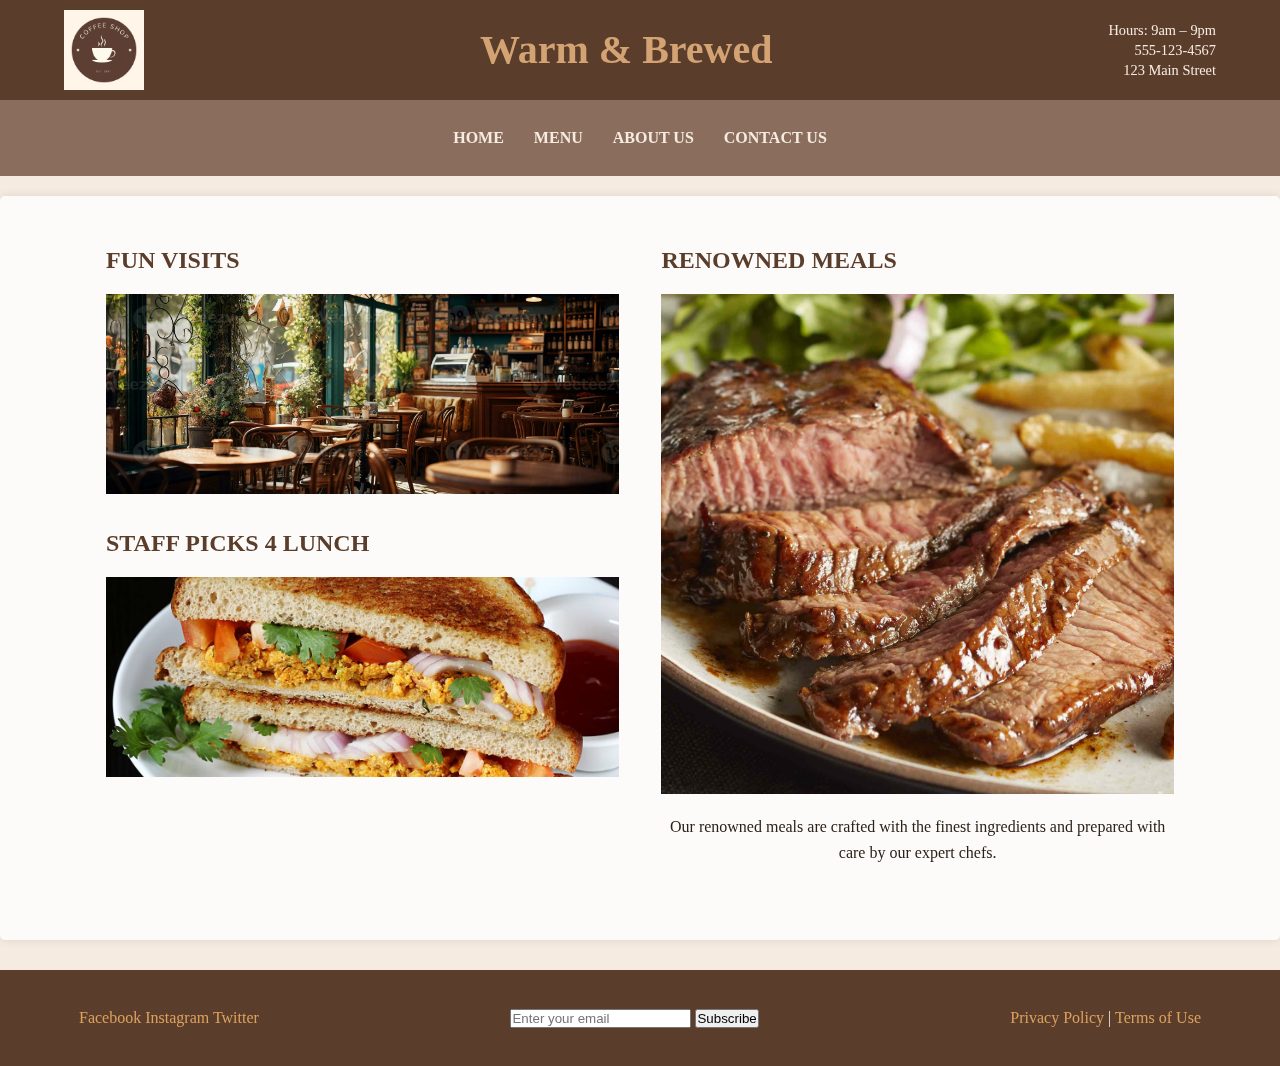
<file: index.html>
<!DOCTYPE html>
<html lang="en">
<head>
    <meta charset="UTF-8">
    <meta name="viewport" content="width=device-width, initial-scale=1.0">
    <title>Warm & Brewed - Home</title>
    <link rel="stylesheet" href="styles.css">
    <script src="carousel.js" defer></script>
</head>
<body>
    <header>
        <div class="container">
            <img src="images/logo.jpg" alt="Café Logo" id="logo">
            <h1>Warm & Brewed</h1>
            <div id="contact-info">
                <p>Hours: 9am – 9pm</p>
                <p>555-123-4567</p>
                <p>123 Main Street</p>
            </div>
        </div>
    </header>

    <nav>
        <div class="container">
            <ul>
                <li><a href="index.html">HOME</a></li>
                <li><a href="menu.html">MENU</a></li>
                <li><a href="about.html">ABOUT US</a></li>
                <li><a href="contact.html">CONTACT US</a></li>
            </ul>
        </div>
    </nav>

    <main>
        <div class="container main-content">
            <div class="left-column">
                <section id="fun-visits">
                    <h2>FUN VISITS</h2>
                    <div class="carousel" id="fun-visits-carousel">
                        <img src="images/Additional/wide_shot_cafe.jpg" alt="Wide Shot of Cafe" class="active">
                        <img src="images/Additional/cafe_outside1.jpg" alt="Cafe Outside View">
                        <img src="images/Additional/pouring_coffee.jpg" alt="Pouring Coffee">
                    </div>
                </section>

                <section id="staff-picks">
                    <h2>STAFF PICKS 4 LUNCH</h2>
                    <div class="carousel" id="staff-picks-carousel">
                        <img src="images/Lunch/sandwich1.jpg" alt="Staff Pick - Sandwich" class="active">
                        <img src="images/Lunch/salad.jpg" alt="Staff Pick - Salad">
                        <img src="images/Lunch/panini.jpg" alt="Staff Pick - Panini">
                    </div>
                </section>
            </div>

            <div class="right-column">
                <section id="renowned-meals">
                    <h2>RENOWNED MEALS</h2>
                    <div class="carousel" id="renowned-meals-carousel">
                        <img src="images/Dinner/steak.jpg" alt="Renowned Meal - Steak" class="active">
                        <img src="images/Dinner/chicken_parm.jpg" alt="Renowned Meal - Chicken Parmesan">
                        <img src="images/Breakfast/french_toast.jpg" alt="Renowned Meal - French Toast">
                    </div>
                    <p style="text-align: center;">Our renowned meals are crafted with the finest ingredients and prepared with care by our expert chefs.</p>
                </section>
            </div>
        </div>
    </main>

    <footer>
        <div class="container">
            <div id="social-media">
                <a href="https://www.facebook.com/">Facebook</a>
                <a href="https://www.instagram.com/">Instagram</a>
                <a href="https://twitter.com/">Twitter</a>
            </div>
            <div id="newsletter">
                <form>
                    <input type="email" placeholder="Enter your email">
                    <button type="submit">Subscribe</button>
                </form>
            </div>
            <div id="legal">
                <a href="#">Privacy Policy</a> | <a href="#">Terms of Use</a>
            </div>
        </div>
    </footer>
</body>
</html>
</file>
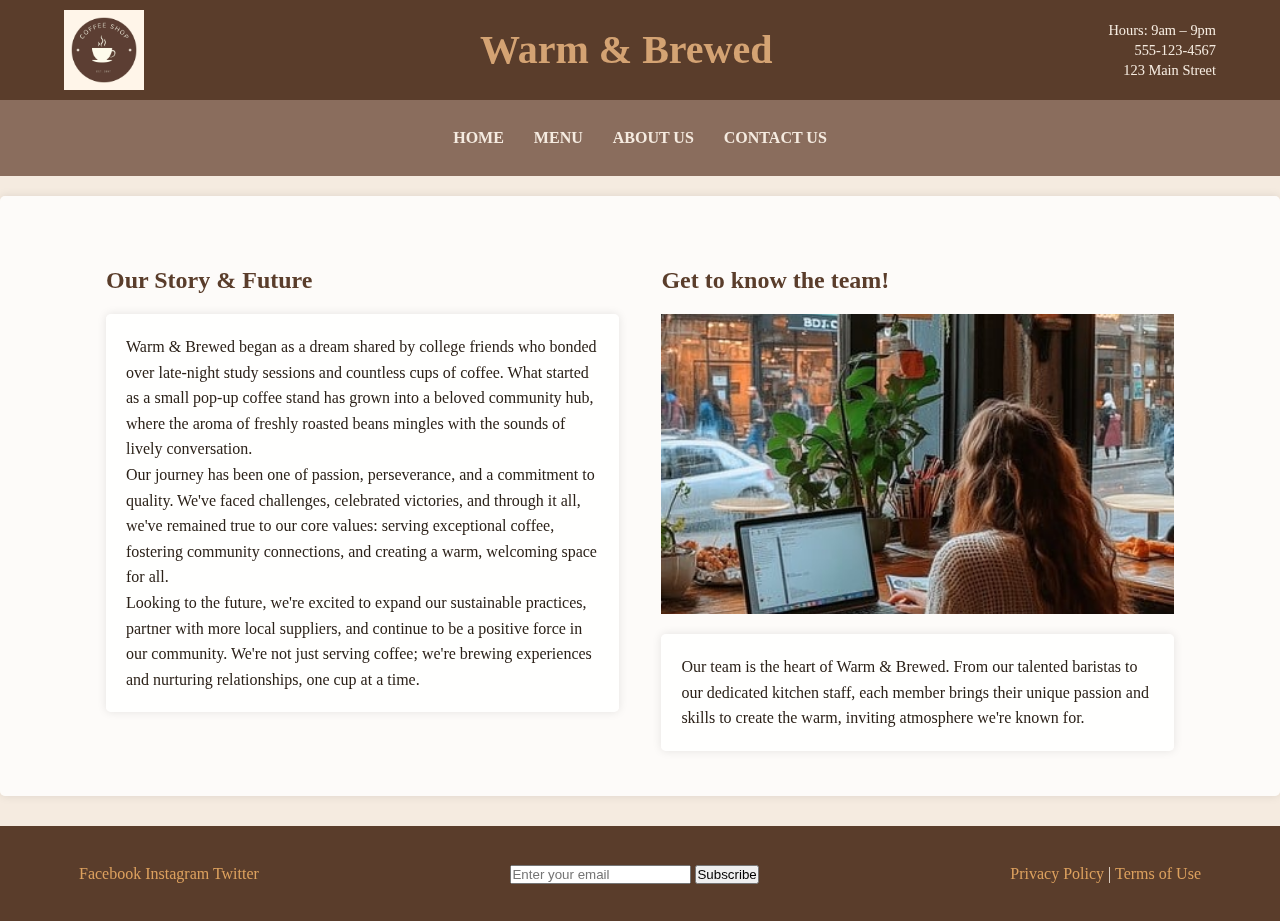
<file: about.html>
<!DOCTYPE html>
<html lang="en">
<head>
    <meta charset="UTF-8">
    <meta name="viewport" content="width=device-width, initial-scale=1.0">
    <title>Warm & Brewed - About Us</title>
    <link rel="stylesheet" href="styles.css">
    <script src="about-carousel.js" defer></script>
</head>
<body>
    <header>
        <div class="container">
            <img src="images/logo.jpg" alt="Café Logo" id="logo">
            <h1>Warm & Brewed</h1>
            <div id="contact-info">
                <p>Hours: 9am – 9pm</p>
                <p>555-123-4567</p>
                <p>123 Main Street</p>
            </div>
        </div>
    </header>

    <nav>
        <div class="container">
            <ul>
                <li><a href="index.html">HOME</a></li>
                <li><a href="menu.html">MENU</a></li>
                <li><a href="about.html">ABOUT US</a></li>
                <li><a href="contact.html">CONTACT US</a></li>
            </ul>
        </div>
    </nav>

    <main>
        <div class="container about-content">
            <div class="left-column">
                <h2>Our Story & Future</h2>
                <div class="story-content">
                    <p>Warm & Brewed began as a dream shared by college friends who bonded over late-night study sessions and countless cups of coffee. What started as a small pop-up coffee stand has grown into a beloved community hub, where the aroma of freshly roasted beans mingles with the sounds of lively conversation.</p>
                    <p>Our journey has been one of passion, perseverance, and a commitment to quality. We've faced challenges, celebrated victories, and through it all, we've remained true to our core values: serving exceptional coffee, fostering community connections, and creating a warm, welcoming space for all.</p>
                    <p>Looking to the future, we're excited to expand our sustainable practices, partner with more local suppliers, and continue to be a positive force in our community. We're not just serving coffee; we're brewing experiences and nurturing relationships, one cup at a time.</p>
                </div>
            </div>
            <div class="right-column">
                <h2>Get to know the team!</h2>
                <div class="staff-carousel" id="staff-carousel">
                    <img src="images/Additional/work_shot_cafe.jpg" alt="Cafe Work Shot" class="active">
                    <img src="images/Additional/waiter.jpg" alt="Waiter" class="waiter-image">
                    <img src="images/Additional/pouring_coffee.jpg" alt="Pouring Coffee">
                    <img src="images/Additional/cafe_work_bts.jpg" alt="Behind the Scenes">
                </div>
                <div class="staff-story" id="staff-story">
                    <p>Our team is the heart of Warm & Brewed. From our talented baristas to our dedicated kitchen staff, each member brings their unique passion and skills to create the warm, inviting atmosphere we're known for.</p>
                </div>
            </div>
        </div>
    </main>

    <footer>
        <div class="container">
            <div id="social-media">
                <a href="https://www.facebook.com/">Facebook</a>
                <a href="https://www.instagram.com/">Instagram</a>
                <a href="https://twitter.com/">Twitter</a>
            </div>
            <div id="newsletter">
                <form>
                    <input type="email" placeholder="Enter your email">
                    <button type="submit">Subscribe</button>
                </form>
            </div>
            <div id="legal">
                <a href="#">Privacy Policy</a> | <a href="#">Terms of Use</a>
            </div>
        </div>
    </footer>
</body>
</html>
</file>
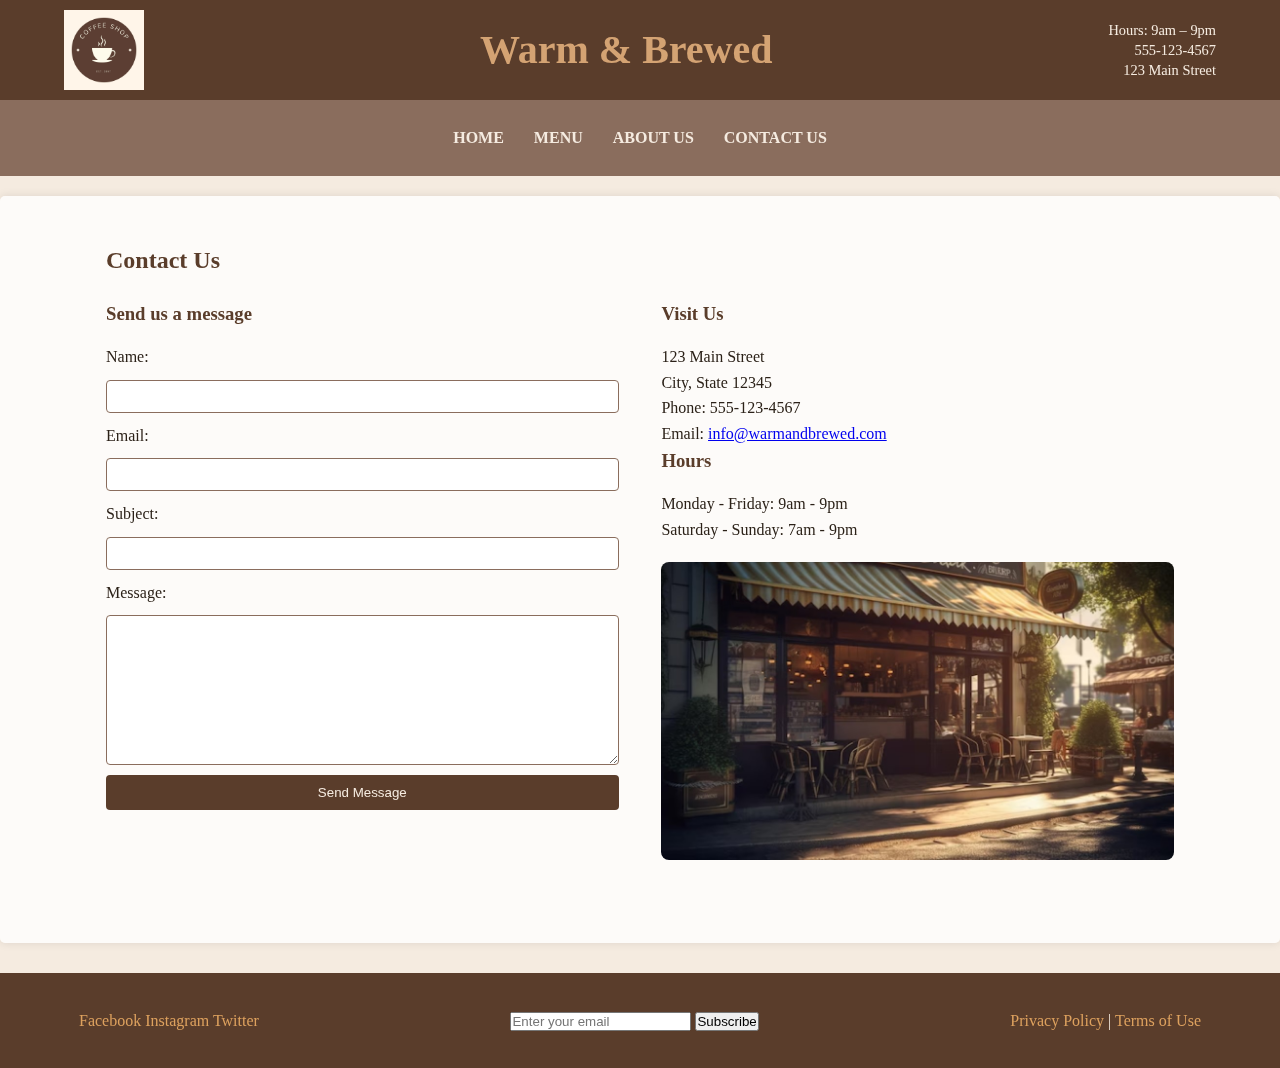
<file: contact.html>
<!DOCTYPE html>
<html lang="en">
<head>
    <meta charset="UTF-8">
    <meta name="viewport" content="width=device-width, initial-scale=1.0">
    <title>Warm & Brewed - Contact Us</title>
    <link rel="stylesheet" href="styles.css">
</head>
<body>
    <!-- Header Section -->
    <header>
        <div class="container">
            <img src="images/logo.jpg" alt="Café Logo" id="logo">
            <h1>Warm & Brewed</h1>
            <div id="contact-info">
                <p>Hours: 9am – 9pm</p>
                <p>555-123-4567</p>
                <p>123 Main Street</p>
            </div>
        </div>
    </header>

    <!-- Navigation Section -->
    <nav>
        <div class="container">
            <ul>
                <li><a href="index.html">HOME</a></li>
                <li><a href="menu.html">MENU</a></li>
                <li><a href="about.html">ABOUT US</a></li>
                <li><a href="contact.html">CONTACT US</a></li>
            </ul>
        </div>
    </nav>

    <!-- Main Content Section -->
    <main>
        <div class="container">
            <h2>Contact Us</h2>
            <div class="contact-content">
                <section class="contact-form">
                    <h3>Send us a message</h3>
                    <form action="#" method="post">
                        <label for="name">Name:</label>
                        <input type="text" id="name" name="name" required>

                        <label for="email">Email:</label>
                        <input type="email" id="email" name="email" required>

                        <label for="subject">Subject:</label>
                        <input type="text" id="subject" name="subject" required>

                        <label for="message">Message:</label>
                        <textarea id="message" name="message" required></textarea>

                        <button type="submit">Send Message</button>
                    </form>
                </section>
                <section class="contact-info">
                    <h3>Visit Us</h3>
                    <p>123 Main Street<br>City, State 12345</p>
                    <p>Phone: 555-123-4567</p>
                    <p>Email: <a href="mailto:info@warmandbrewed.com">info@warmandbrewed.com</a></p> <!-- Email Hyper Link -->
                    <h3>Hours</h3>
                    <p>Monday - Friday: 9am - 9pm<br>
                       Saturday - Sunday: 7am - 9pm</p>
                    <div class="map-placeholder">
                        <img src="images/Additional/cafe_outside1.jpg" alt="Outside of the Café" class="map-image">
                    </div>
                </section>
            </div>
        </div>
    </main>

    <!-- Footer Section -->
    <footer>
        <div class="container">
            <div id="social-media">
                <a href="https://www.facebook.com/">Facebook</a>
                <a href="https://www.instagram.com/">Instagram</a>
                <a href="https://x.com/">Twitter</a>
            </div>
            <div id="newsletter">
                <form>
                    <input type="email" placeholder="Enter your email">
                    <button type="submit">Subscribe</button>
                </form>
            </div>
            <div id="legal">
                <a href="#">Privacy Policy</a> | <a href="#">Terms of Use</a>
            </div>
        </div>
    </footer>
</body>
</html>
</file>
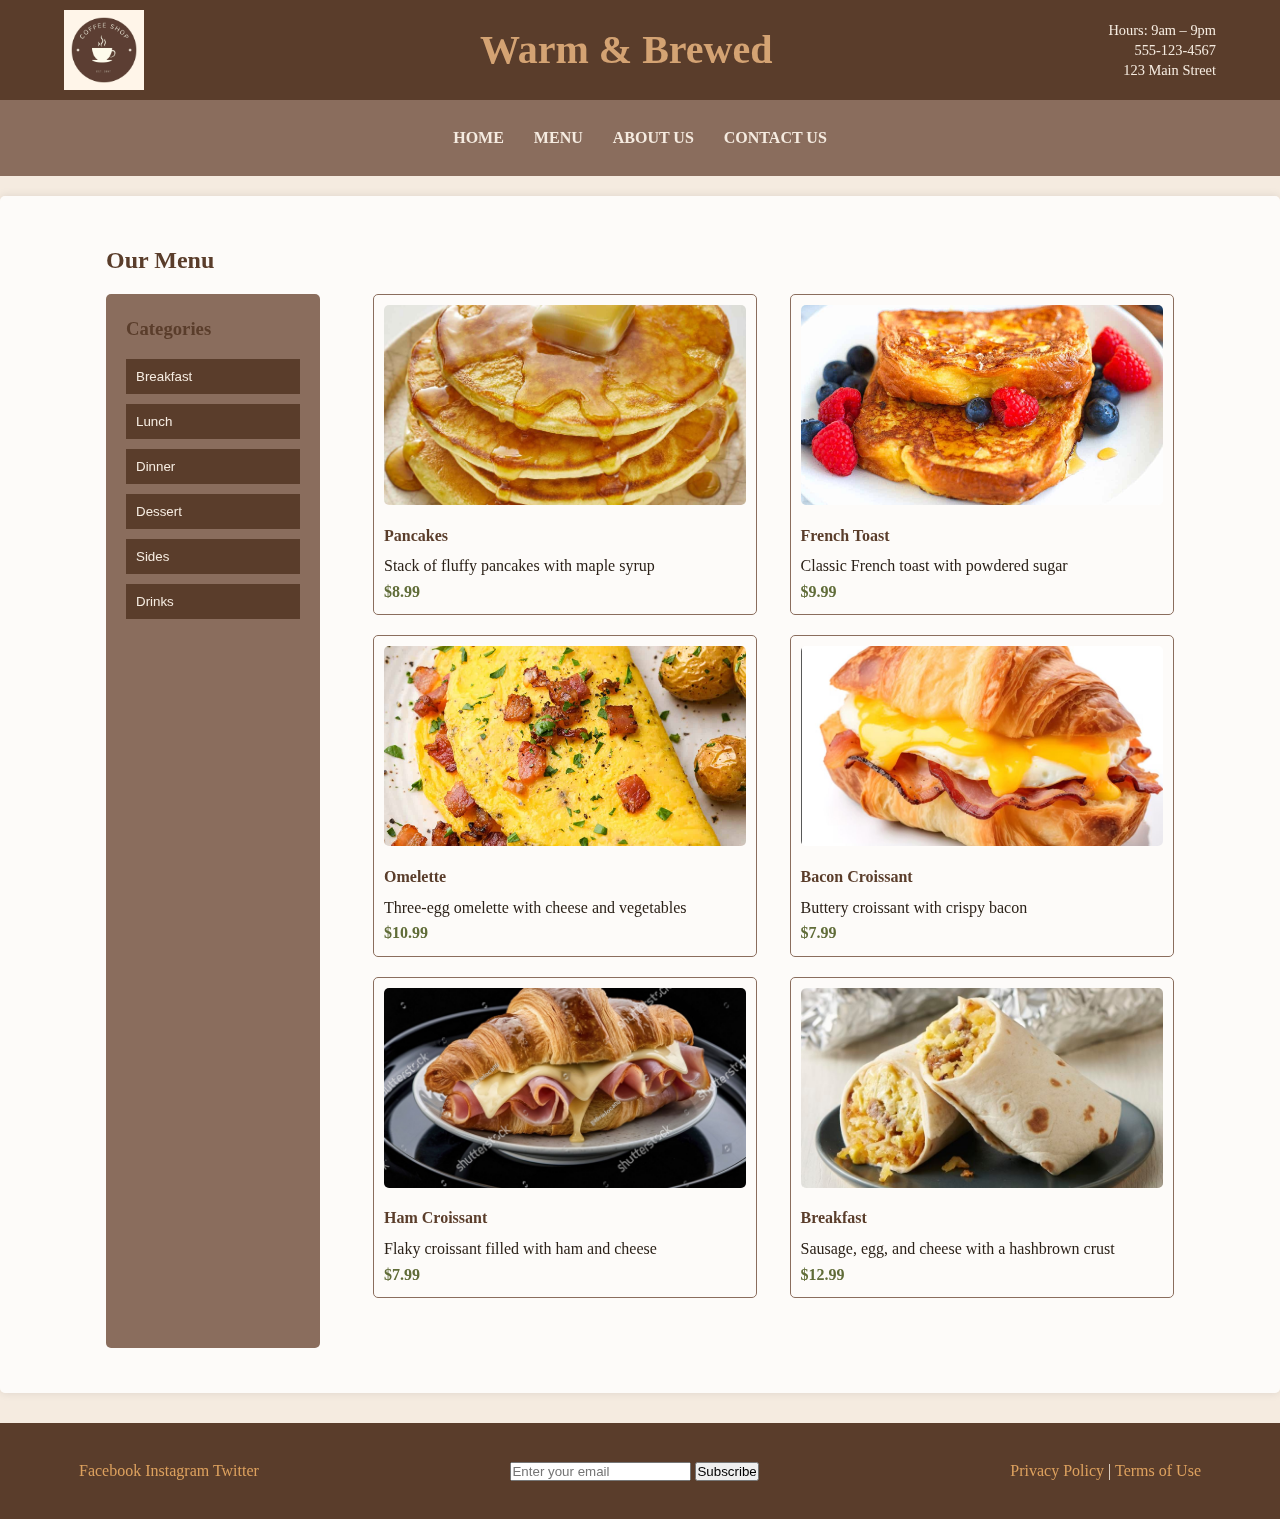
<file: menu.html>
<!DOCTYPE html>
<html lang="en">
<head>
    <meta charset="UTF-8">
    <meta name="viewport" content="width=device-width, initial-scale=1.0">
    <title>Warm & Brewed - Menu</title>
    <link rel="stylesheet" href="styles.css">
    <script src="menu.js" defer></script>
</head>
<body>
    <!-- Header Section -->
    <header>
        <div class="container">
            <img src="images/logo.jpg" alt="Café Logo" id="logo">
            <h1>Warm & Brewed</h1>
            <div id="contact-info">
                <p>Hours: 9am – 9pm</p>
                <p>555-123-4567</p>
                <p>123 Main Street</p>
            </div>
        </div>
    </header>

    <!-- Navigation Section -->
    <nav>
        <div class="container">
            <ul>
                <li><a href="index.html">HOME</a></li>
                <li><a href="menu.html">MENU</a></li>
                <li><a href="about.html">ABOUT US</a></li>
                <li><a href="contact.html">CONTACT US</a></li>
            </ul>
        </div>
    </nav>

    <!-- Main Content Section -->
    <main>
        <div class="container">
            <h2>Our Menu</h2>
            <div class="menu-container">
                <!-- Categories -->
                <aside class="categories">
                    <h3>Categories</h3>
                    <ul>
                        <li><button class="category-btn" data-category="breakfast">Breakfast</button></li>
                        <li><button class="category-btn" data-category="lunch">Lunch</button></li>
                        <li><button class="category-btn" data-category="dinner">Dinner</button></li>
                        <li><button class="category-btn" data-category="dessert">Dessert</button></li>
                        <li><button class="category-btn" data-category="sides">Sides</button></li>
                        <li><button class="category-btn" data-category="drinks">Drinks</button></li>
                    </ul>
                </aside>

                <!-- Menu Items -->
				<section id="menu-items" class="menu-items">
					<!-- Menu items will be dynamically inserted here by JavaScript -->
				</section>
            </div>
        </div>
    </main>

    <!-- Footer Section -->
    <footer>
        <div class="container">
            <div id="social-media">
                <a href="https://www.facebook.com/">Facebook</a>
                <a href="https://www.instagram.com/">Instagram</a>
                <a href="https://x.com/">Twitter</a>
            </div>
            <div id="newsletter">
                <form>
                    <input type="email" placeholder="Enter your email">
                    <button type="submit">Subscribe</button>
                </form>
            </div>
            <div id="legal">
                <a href="#">Privacy Policy</a> | <a href="#">Terms of Use</a>
            </div>
        </div>
    </footer>
</body>
</html>
</file>
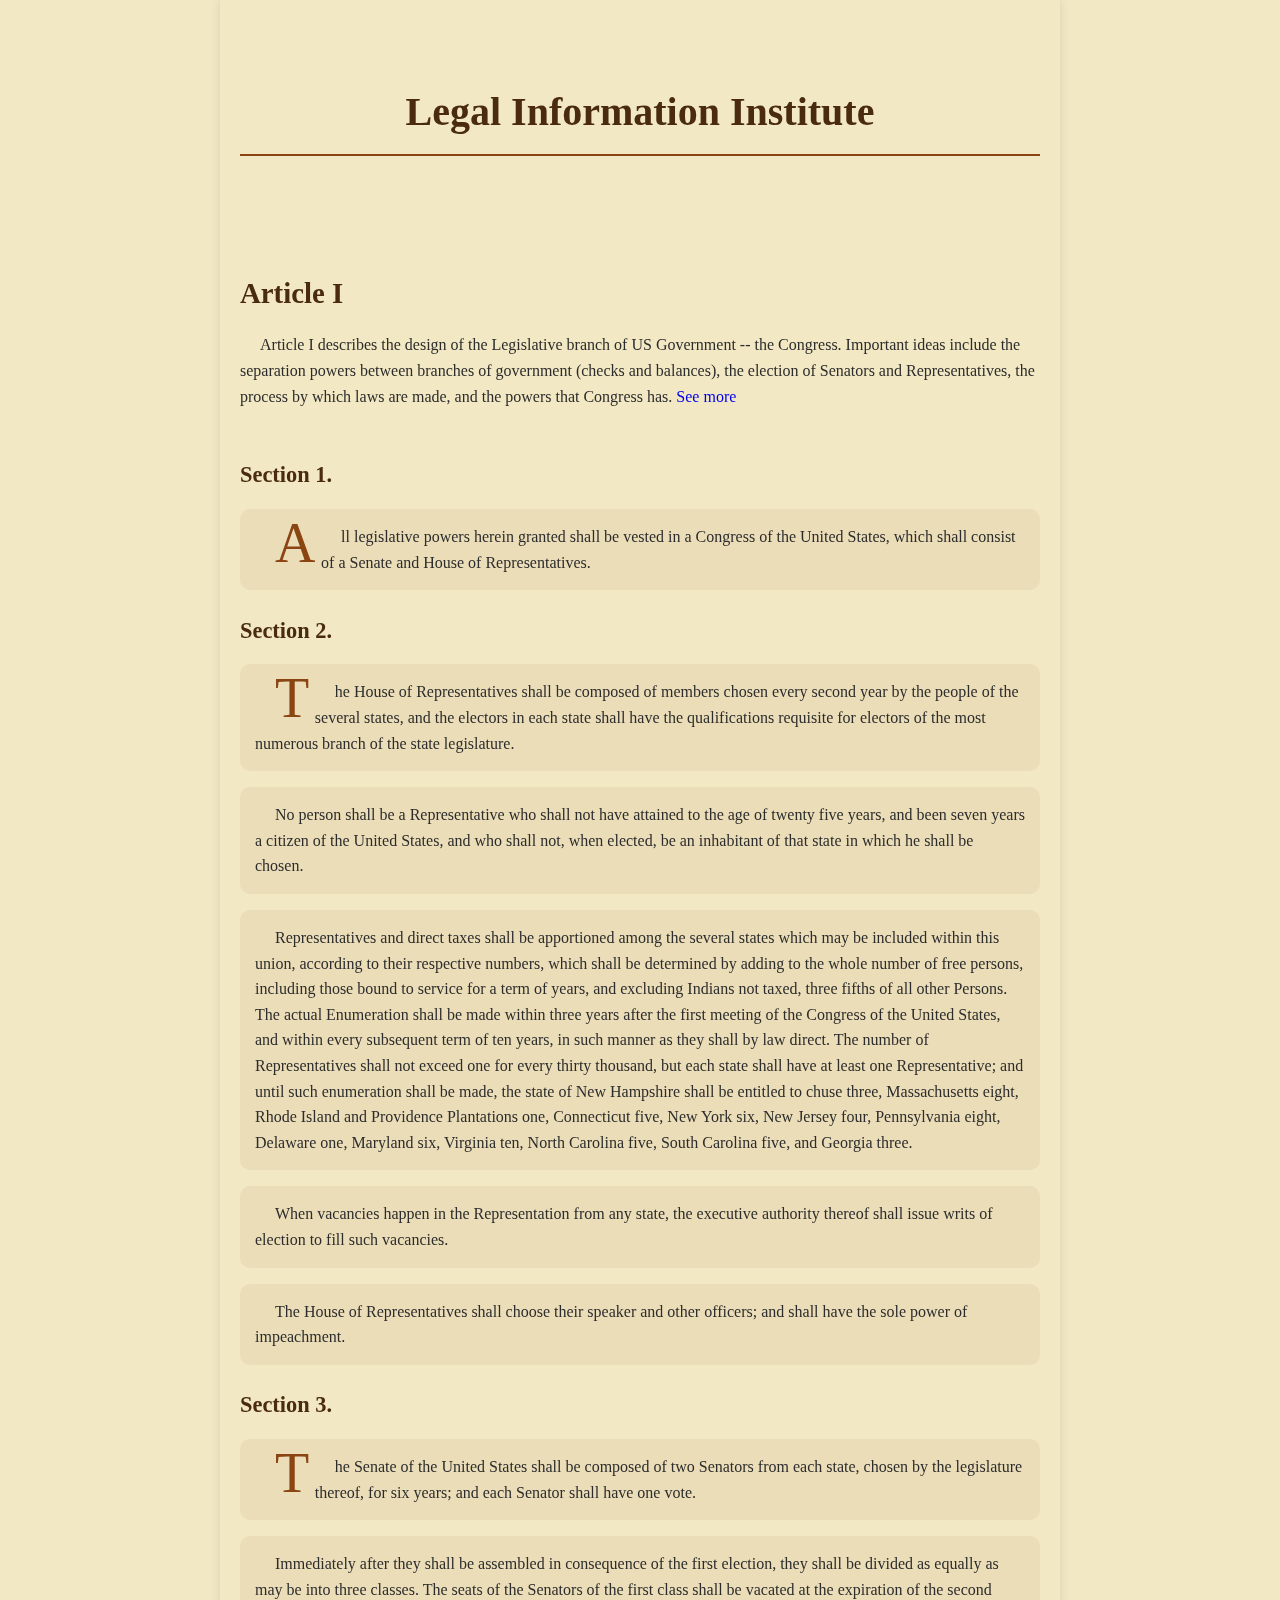
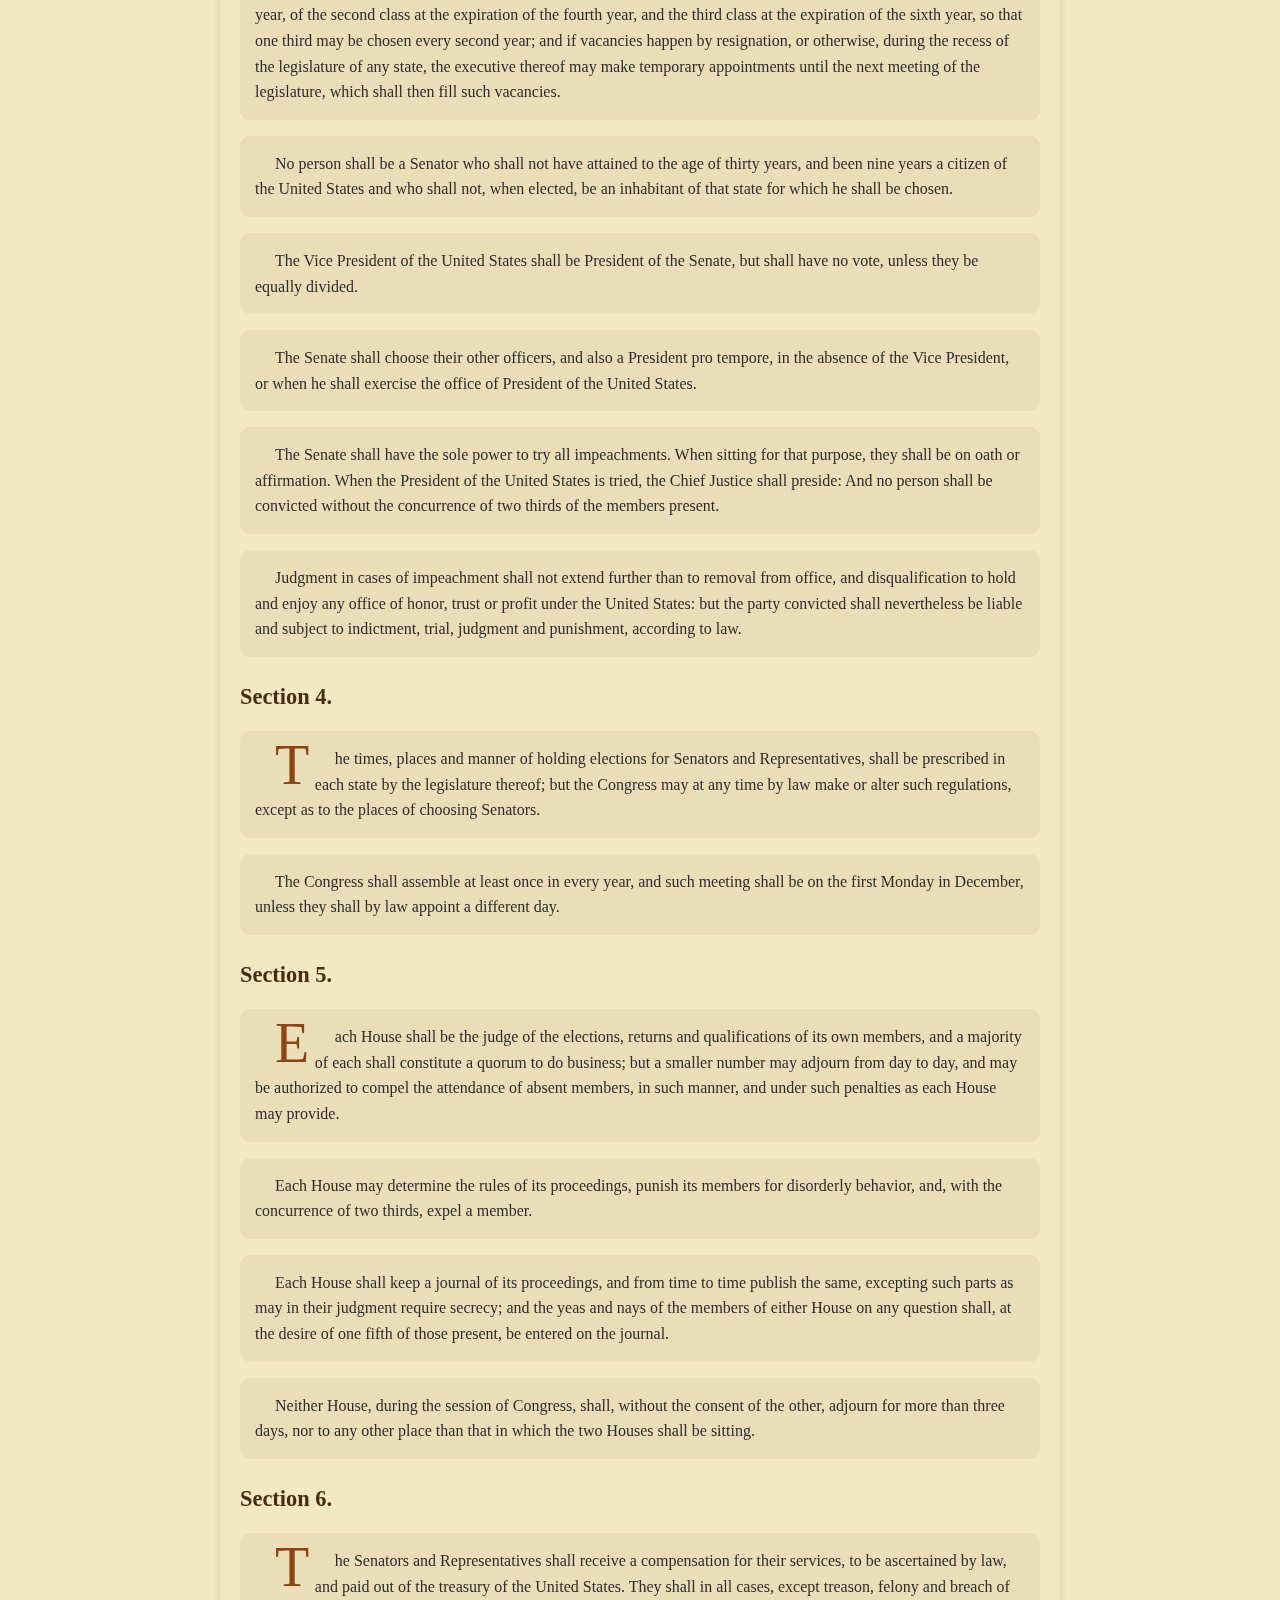
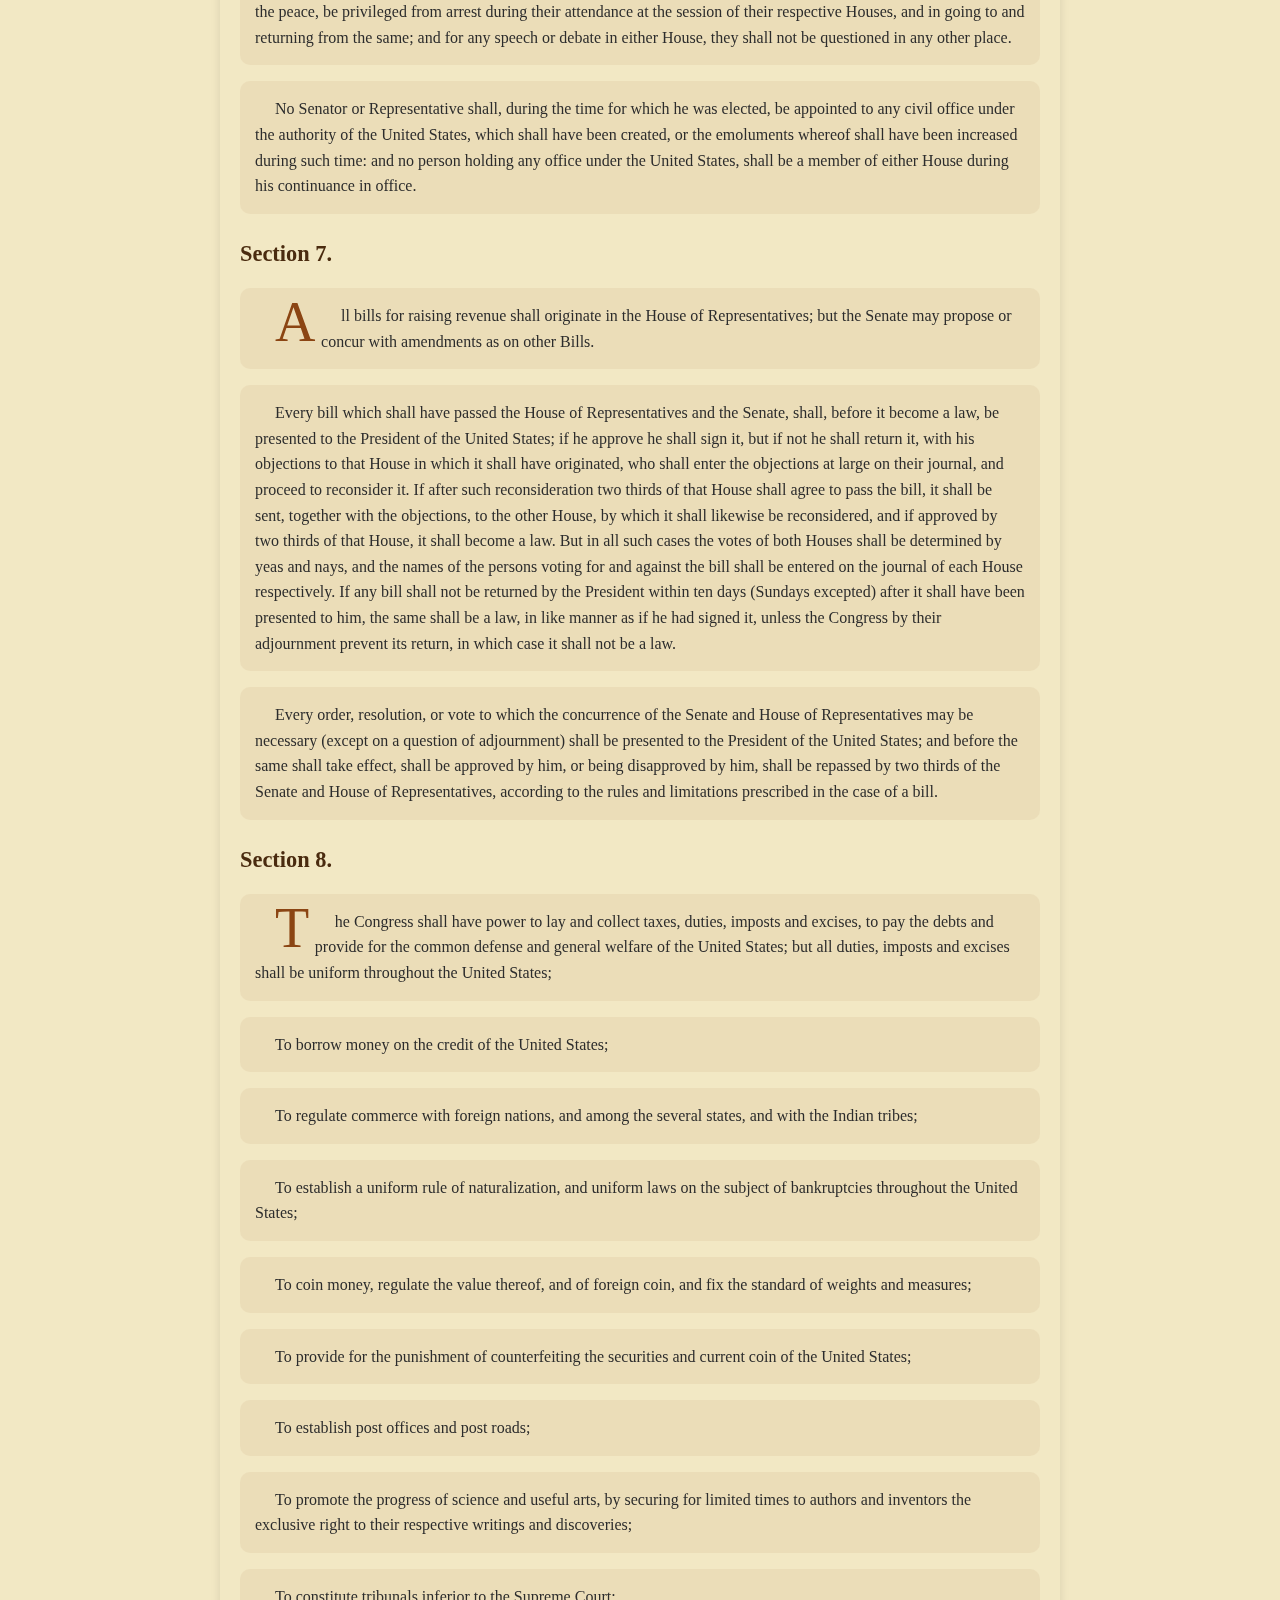
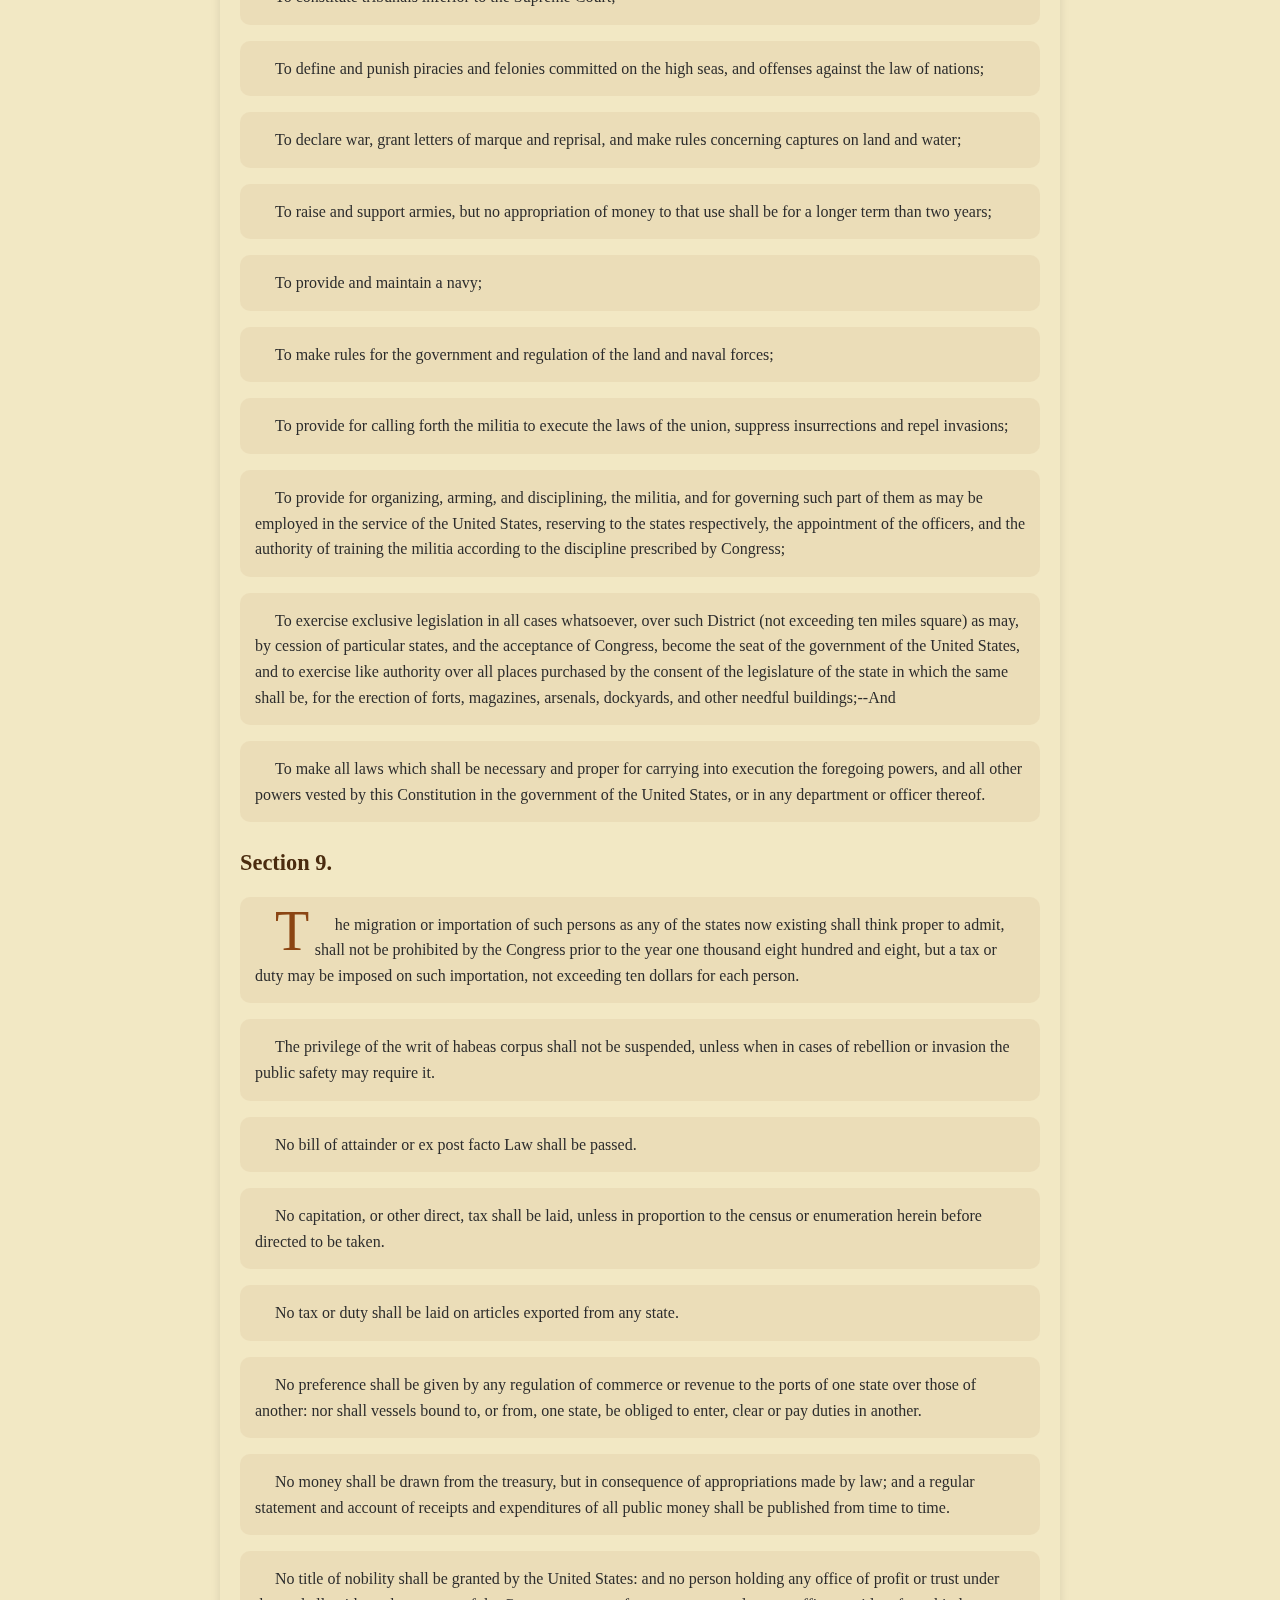
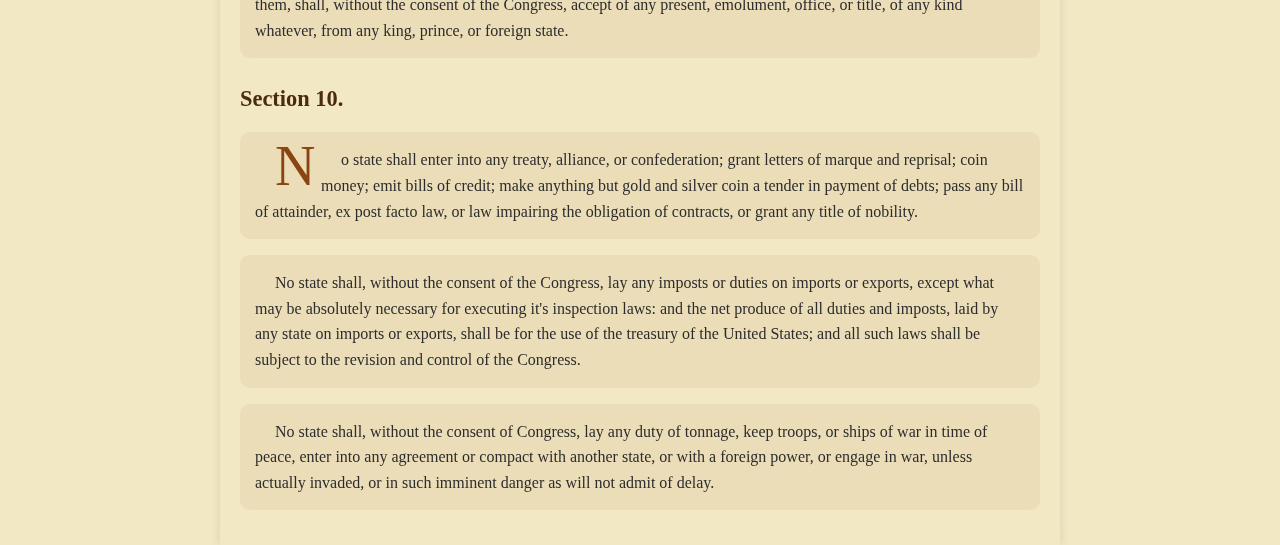
<file: Module 2/constitution.html>
<!DOCTYPE html>
<html lang="en">
	<head>
		<title>Article 1 | Constitution | United States</title>
		<meta charset="UTF-8">
		<link rel="stylesheet" href="style.css">
	</head>
	
	<body>
		<article>
			<h1>Legal Information Institute</h1>
			<br>
			<br>
			<h2>Article I</h2>
			<p>Article I describes the design of the Legislative branch of US Government -- the Congress. Important ideas include the separation powers between branches of government (checks and balances), the election of Senators and Representatives, the process by which laws are made, and the powers that Congress has. <a href="#">See more</a>
			<br>
			<br>
			<h3>Section 1.</h3>
			<p>All legislative powers herein granted shall be vested in a Congress of the United States, which shall consist of a Senate and House of Representatives.</p>

			<h3>Section 2.</h3>

			<p>The House of Representatives shall be composed of members chosen every second year by the people of the several states, and the electors in each state shall have the qualifications requisite for electors of the most numerous branch of the state legislature.</p>

			<p>No person shall be a Representative who shall not have attained to the age of twenty five years, and been seven years a citizen of the United States, and who shall not, when elected, be an inhabitant of that state in which he shall be chosen.</p>

			<p>Representatives and direct taxes shall be apportioned among the several states which may be included within this union, according to their respective numbers, which shall be determined by adding to the whole number of free persons, including those bound to service for a term of years, and excluding Indians not taxed, three fifths of all other Persons. The actual Enumeration shall be made within three years after the first meeting of the Congress of the United States, and within every subsequent term of ten years, in such manner as they shall by law direct. The number of Representatives shall not exceed one for every thirty thousand, but each state shall have at least one Representative; and until such enumeration shall be made, the state of New Hampshire shall be entitled to chuse three, Massachusetts eight, Rhode Island and Providence Plantations one, Connecticut five, New York six, New Jersey four, Pennsylvania eight, Delaware one, Maryland six, Virginia ten, North Carolina five, South Carolina five, and Georgia three.</p>

			<p>When vacancies happen in the Representation from any state, the executive authority thereof shall issue writs of election to fill such vacancies.</p>

			<p>The House of Representatives shall choose their speaker and other officers; and shall have the sole power of impeachment.</p>

			<h3>Section 3.</h3>

			<p>The Senate of the United States shall be composed of two Senators from each state, chosen by the legislature thereof, for six years; and each Senator shall have one vote.

			<p>Immediately after they shall be assembled in consequence of the first election, they shall be divided as equally as may be into three classes. The seats of the Senators of the first class shall be vacated at the expiration of the second year, of the second class at the expiration of the fourth year, and the third class at the expiration of the sixth year, so that one third may be chosen every second year; and if vacancies happen by resignation, or otherwise, during the recess of the legislature of any state, the executive thereof may make temporary appointments until the next meeting of the legislature, which shall then fill such vacancies.

			<p>No person shall be a Senator who shall not have attained to the age of thirty years, and been nine years a citizen of the United States and who shall not, when elected, be an inhabitant of that state for which he shall be chosen.

			<p>The Vice President of the United States shall be President of the Senate, but shall have no vote, unless they be equally divided.</p>

			<p>The Senate shall choose their other officers, and also a President pro tempore, in the absence of the Vice President, or when he shall exercise the office of President of the United States.</p>

			<p>The Senate shall have the sole power to try all impeachments. When sitting for that purpose, they shall be on oath or affirmation. When the President of the United States is tried, the Chief Justice shall preside: And no person shall be convicted without the concurrence of two thirds of the members present.</p>

			<p>Judgment in cases of impeachment shall not extend further than to removal from office, and disqualification to hold and enjoy any office of honor, trust or profit under the United States: but the party convicted shall nevertheless be liable and subject to indictment, trial, judgment and punishment, according to law.</p>

			<h3>Section 4.</h3>

			<p>The times, places and manner of holding elections for Senators and Representatives, shall be prescribed in each state by the legislature thereof; but the Congress may at any time by law make or alter such regulations, except as to the places of choosing Senators.</p>

			<p>The Congress shall assemble at least once in every year, and such meeting shall be on the first Monday in December, unless they shall by law appoint a different day.</p>

			<h3>Section 5.</h3>

			<p>Each House shall be the judge of the elections, returns and qualifications of its own members, and a majority of each shall constitute a quorum to do business; but a smaller number may adjourn from day to day, and may be authorized to compel the attendance of absent members, in such manner, and under such penalties as each House may provide.</p>

			<p>Each House may determine the rules of its proceedings, punish its members for disorderly behavior, and, with the concurrence of two thirds, expel a member.</p>

			<p>Each House shall keep a journal of its proceedings, and from time to time publish the same, excepting such parts as may in their judgment require secrecy; and the yeas and nays of the members of either House on any question shall, at the desire of one fifth of those present, be entered on the journal.</p>

			<p>Neither House, during the session of Congress, shall, without the consent of the other, adjourn for more than three days, nor to any other place than that in which the two Houses shall be sitting.</p>

			<h3>Section 6.</h3>

			<p>The Senators and Representatives shall receive a compensation for their services, to be ascertained by law, and paid out of the treasury of the United States. They shall in all cases, except treason, felony and breach of the peace, be privileged from arrest during their attendance at the session of their respective Houses, and in going to and returning from the same; and for any speech or debate in either House, they shall not be questioned in any other place.</p>

			<p>No Senator or Representative shall, during the time for which he was elected, be appointed to any civil office under the authority of the United States, which shall have been created, or the emoluments whereof shall have been increased during such time: and no person holding any office under the United States, shall be a member of either House during his continuance in office.</p>

			<h3>Section 7.</h3>

			<p>All bills for raising revenue shall originate in the House of Representatives; but the Senate may propose or concur with amendments as on other Bills.

			<p>Every bill which shall have passed the House of Representatives and the Senate, shall, before it become a law, be presented to the President of the United States; if he approve he shall sign it, but if not he shall return it, with his objections to that House in which it shall have originated, who shall enter the objections at large on their journal, and proceed to reconsider it. If after such reconsideration two thirds of that House shall agree to pass the bill, it shall be sent, together with the objections, to the other House, by which it shall likewise be reconsidered, and if approved by two thirds of that House, it shall become a law. But in all such cases the votes of both Houses shall be determined by yeas and nays, and the names of the persons voting for and against the bill shall be entered on the journal of each House respectively. If any bill shall not be returned by the President within ten days (Sundays excepted) after it shall have been presented to him, the same shall be a law, in like manner as if he had signed it, unless the Congress by their adjournment prevent its return, in which case it shall not be a law.</p>

			<p>Every order, resolution, or vote to which the concurrence of the Senate and House of Representatives may be necessary (except on a question of adjournment) shall be presented to the President of the United States; and before the same shall take effect, shall be approved by him, or being disapproved by him, shall be repassed by two thirds of the Senate and House of Representatives, according to the rules and limitations prescribed in the case of a bill.</p>

			<h3>Section 8.</h3>

			<p>The Congress shall have power to lay and collect taxes, duties, imposts and excises, to pay the debts and provide for the common defense and general welfare of the United States; but all duties, imposts and excises shall be uniform throughout the United States;</p>

			<p>To borrow money on the credit of the United States;</p>

			<p>To regulate commerce with foreign nations, and among the several states, and with the Indian tribes;</p>

			<p>To establish a uniform rule of naturalization, and uniform laws on the subject of bankruptcies throughout the United States;</p>

			<p>To coin money, regulate the value thereof, and of foreign coin, and fix the standard of weights and measures;</p>

			<p>To provide for the punishment of counterfeiting the securities and current coin of the United States;</p>

			<p>To establish post offices and post roads;</p>

			<p>To promote the progress of science and useful arts, by securing for limited times to authors and inventors the exclusive right to their respective writings and discoveries;

			<p>To constitute tribunals inferior to the Supreme Court;</p>

			<p>To define and punish piracies and felonies committed on the high seas, and offenses against the law of nations;</p>

			<p>To declare war, grant letters of marque and reprisal, and make rules concerning captures on land and water;</p>

			<p>To raise and support armies, but no appropriation of money to that use shall be for a longer term than two years;</p>

			<p>To provide and maintain a navy;</p>

			<p>To make rules for the government and regulation of the land and naval forces;</p>

			<p>To provide for calling forth the militia to execute the laws of the union, suppress insurrections and repel invasions;</p>
		
			<p>To provide for organizing, arming, and disciplining, the militia, and for governing such part of them as may be employed in the service of the United States, reserving to the states respectively, the appointment of the officers, and the authority of training the militia according to the discipline prescribed by Congress;</p>
	
			<p>To exercise exclusive legislation in all cases whatsoever, over such District (not exceeding ten miles square) as may, by cession of particular states, and the acceptance of Congress, become the seat of the government of the United States, and to exercise like authority over all places purchased by the consent of the legislature of the state in which the same shall be, for the erection of forts, magazines, arsenals, dockyards, and other needful buildings;--And</p>
	
			<p>To make all laws which shall be necessary and proper for carrying into execution the foregoing powers, and all other powers vested by this Constitution in the government of the United States, or in any department or officer thereof.</p>

			<h3>Section 9.</h3>

			<p>The migration or importation of such persons as any of the states now existing shall think proper to admit, shall not be prohibited by the Congress prior to the year one thousand eight hundred and eight, but a tax or duty may be imposed on such importation, not exceeding ten dollars for each person.</p>
		
			<p>The privilege of the writ of habeas corpus shall not be suspended, unless when in cases of rebellion or invasion the public safety may require it.</p>

			<p>No bill of attainder or ex post facto Law shall be passed.</p>

			<p>No capitation, or other direct, tax shall be laid, unless in proportion to the census or enumeration herein before directed to be taken.</p>
		
			<p>No tax or duty shall be laid on articles exported from any state.</p>

			<p>No preference shall be given by any regulation of commerce or revenue to the ports of one state over those of another: nor shall vessels bound to, or from, one state, be obliged to enter, clear or pay duties in another.</p>

			<p>No money shall be drawn from the treasury, but in consequence of appropriations made by law; and a regular statement and account of receipts and expenditures of all public money shall be published from time to time.</p>

			<p>No title of nobility shall be granted by the United States: and no person holding any office of profit or trust under them, shall, without the consent of the Congress, accept of any present, emolument, office, or title, of any kind whatever, from any king, prince, or foreign state.</p>

			<h3>Section 10.</h3>

			<p>No state shall enter into any treaty, alliance, or confederation; grant letters of marque and reprisal; coin money; emit bills of credit; make anything but gold and silver coin a tender in payment of debts; pass any bill of attainder, ex post facto law, or law impairing the obligation of contracts, or grant any title of nobility.</p>

			<p>No state shall, without the consent of the Congress, lay any imposts or duties on imports or exports, except what may be absolutely necessary for executing it's inspection laws: and the net produce of all duties and imposts, laid by any state on imports or exports, shall be for the use of the treasury of the United States; and all such laws shall be subject to the revision and control of the Congress.</p>

			<p>No state shall, without the consent of Congress, lay any duty of tonnage, keep troops, or ships of war in time of peace, enter into any agreement or compact with another state, or with a foreign power, or engage in war, unless actually invaded, or in such imminent danger as will not admit of delay.</p>
		</article>
	</body>
</html>
</file>
<file: styles.css>
/* Global Styles */
:root {
    --primary-color: #5a3d2b;
    --secondary-color: #8a6d5d;
    --accent-color: #d4a373;
    --green-accent: #606c38;
    --amber-accent: #dda15e;
    --text-color: #2b2118;
    --background-color: #f5ebe0;
}

* {
    box-sizing: border-box;
    margin: 0;
    padding: 0;
}

body {
    font-family: 'Georgia', serif;
    line-height: 1.6;
    color: var(--text-color);
    background-color: var(--background-color);
    position: relative;
}

/* Plant overlay */
body::before {
    content: "";
    position: fixed;
    top: 0;
    left: 0;
    right: 0;
    bottom: 0;
    background: url('https://motionarray.imgix.net/preview-205008-XYaPTfyW9Q-high_0008.jpg') no-repeat center center fixed;
    background-size: cover;
    opacity: 0.1;
    z-index: -1;
}

.container {
    width: 90%;
    max-width: 1200px;
    margin: 0 auto;
    padding: 15px;
}

img {
    max-width: 100%;
    height: auto;
}

/* Header Styles */
header {
    background-color: #5a3d2b; /* Darker brown background */
}

header .container {
    display: flex;
    justify-content: space-between;
    align-items: center;
    padding: 10px 0;
}

#logo {
    width: 80px; /* Adjust as needed */
}

h1 {
    font-family: 'Fantasy', cursive; /* Fantasy cursive font */
    font-size: 2.5em;
    color: #d4a373; /* Warm amber color */
    margin: 0;
}

#contact-info {
    text-align: right;
    color: #f5ebe0; /* Light cream color for better readability */
    font-size: 0.9em;
    line-height: 1.4;
}

/* Navigation Styles */
nav {
    background-color: #8a6d5d; /* Lighter brown for nav */
}

nav ul {
    display: flex;
    justify-content: center;
    list-style-type: none;
    padding: 10px 0;
    margin: 0;
}

nav ul li {
    margin: 0 15px;
}

nav ul li a {
    color: #f5ebe0; /* Light cream color */
    text-decoration: none;
    font-weight: bold;
    transition: color 0.3s ease;
}

nav ul li a:hover {
    color: #d4a373; /* Warm amber color on hover */
}

nav ul li a:hover {
    color: var(--amber-accent);
}

/* Main Content Styles */
main {
    background-color: rgba(255, 255, 255, 0.8);
    padding: 30px;
    margin-top: 20px;
    border-radius: 5px;
    box-shadow: 0 0 10px rgba(0,0,0,0.1);
}

main section {
    margin-bottom: 30px;
}

h2, h3 {
    color: var(--primary-color);
    margin-bottom: 15px;
}

/* Carousel*/

.main-content {
    display: flex;
    justify-content: space-between;
}

.left-column {
    width: 48%;
}

.right-column {
    width: 48%;
}

.carousel {
    position: relative;
    width: 100%;
    height: 200px; /* Adjust as needed */
    overflow: hidden;
    margin-bottom: 20px;
}

.carousel img {
    position: absolute;
    top: 0;
    left: 0;
    width: 100%;
    height: 100%;
    object-fit: cover;
    opacity: 0;
    transition: opacity 0.5s ease-in-out;
}

.carousel img.active {
    opacity: 1;
}

#renowned-meals .carousel {
    height: 500px; /* Make this carousel taller */
}

/* Responsive design */
@media (max-width: 768px) {
    .main-content {
        flex-direction: column;
    }
    .left-column, .right-column {
        width: 100%;
    }
}

/* Gallery Styles */
.photo-gallery, .staff-picks-gallery, .meal-gallery {
    display: flex;
    flex-wrap: wrap;
    justify-content: space-around;
}

.photo-gallery img, .staff-picks-gallery img, .meal-gallery img {
    width: 30%;
    margin-bottom: 15px;
    border-radius: 5px;
    box-shadow: 0 2px 5px rgba(0,0,0,0.1);
}

/* Footer Styles */
footer {
    background-color: var(--primary-color);
    color: var(--background-color);
    padding: 20px 0;
    margin-top: 30px;
}

footer .container {
    display: flex;
    justify-content: space-between;
    flex-wrap: wrap;
}

footer a {
    color: var(--amber-accent);
    text-decoration: none;
}

footer a:hover {
    text-decoration: underline;
}

/* Menu Page Styles */
.menu-container {
    display: flex;
    justify-content: space-between;
}

.categories {
    width: 20%;
    background-color: var(--secondary-color);
    padding: 20px;
    border-radius: 5px;
}

.categories ul {
    list-style-type: none;
    padding: 0;
}

.categories li {
    margin-bottom: 10px;
}

.category-btn {
    width: 100%;
    padding: 10px;
    background-color: var(--primary-color);
    color: var(--background-color);
    border: none;
    cursor: pointer;
    text-align: left;
    transition: background-color 0.3s ease;
}

.category-btn:hover {
    background-color: var(--green-accent);
}

.menu-items {
    width: 75%;
    display: flex;
    flex-wrap: wrap;
    justify-content: space-between;
}

.menu-item {
    width: 48%;
    margin-bottom: 20px;
    border: 1px solid var(--secondary-color);
    padding: 10px;
    border-radius: 5px;
    transition: transform 0.3s ease;
}

.menu-item:hover {
    transform: translateY(-5px);
    box-shadow: 0 5px 15px rgba(0,0,0,0.1);
}

.menu-item img {
    width: 100%;
    height: 200px;
    object-fit: cover;
    border-radius: 5px;
}

.menu-item-details h4 {
    margin-top: 10px;
    margin-bottom: 5px;
    color: var(--primary-color);
}

.menu-item-details .price {
    font-weight: bold;
    color: var(--green-accent);
}

/* About Page Styles */
.about-content {
    display: flex;
    flex-wrap: wrap;
    justify-content: space-between;
    align-items: flex-start;
    margin-top: 20px;
}

.about-image {
    width: 40%;
    max-width: 400px;
    height: auto;
    margin-right: 20px;
    margin-bottom: 20px;
    border-radius: 8px;
    box-shadow: 0 4px 8px rgba(0,0,0,0.1);
}

.about-text {
    flex: 1;
    min-width: 300px;
}

.about-text h3 {
    color: var(--primary-color);
    margin-top: 20px;
    margin-bottom: 10px;
}

.about-text p {
    margin-bottom: 15px;
}

.about-text ul {
    list-style-type: disc;
    margin-left: 20px;
    margin-bottom: 15px;
}

.staff-carousel img.waiter-image {
    object-fit: cover;
    object-position: center 15%;  /* Adjust this percentage as needed */
}

/* About carousel Styles */

.about-content {
    display: flex;
    justify-content: space-between;
}

.left-column, .right-column {
    width: 48%;
}

.story-content {
    background-color: rgba(255, 255, 255, 0.8);
    padding: 20px;
    border-radius: 5px;
    box-shadow: 0 0 10px rgba(0,0,0,0.1);
}

.staff-carousel {
    position: relative;
    width: 100%;
    height: 300px;
    overflow: hidden;
    margin-bottom: 20px;
}

.staff-carousel img {
    position: absolute;
    top: 0;
    left: 0;
    width: 100%;
    height: 100%;
    object-fit: cover;
    opacity: 0;
    transition: opacity 0.5s ease-in-out;
}

.staff-carousel img.active {
    opacity: 1;
}

.staff-story {
    background-color: rgba(255, 255, 255, 0.8);
    padding: 20px;
    border-radius: 5px;
    box-shadow: 0 0 10px rgba(0,0,0,0.1);
}

@media (max-width: 768px) {
    .about-content {
        flex-direction: column;
    }
    .left-column, .right-column {
        width: 100%;
    }
}

/* Contact Page Styles */
.contact-content {
    display: flex;
    flex-wrap: wrap;
    justify-content: space-between;
    margin-top: 20px;
}

.contact-form, .contact-info {
    flex-basis: 48%;
}

.contact-form form {
    display: flex;
    flex-direction: column;
}

.contact-form label, .contact-form input, .contact-form textarea {
    margin-bottom: 10px;
}

.contact-form input, .contact-form textarea {
    padding: 8px;
    border: 1px solid var(--secondary-color);
    border-radius: 4px;
}

.contact-form textarea {
    height: 150px;
}

.contact-form button {
    padding: 10px;
    background-color: var(--primary-color);
    color: var(--background-color);
    border: none;
    border-radius: 4px;
    cursor: pointer;
    transition: background-color 0.3s ease;
}

.contact-form button:hover {
    background-color: var(--green-accent);
}

.map-placeholder {
    margin-top: 20px;
}

.map-image {
    width: 100%;
    height: auto;
    border-radius: 8px;
}

/* Responsive Design */
@media (max-width: 768px) {
    .menu-container, .about-content, .contact-content {
        flex-direction: column;
    }
    
    .categories, .menu-items, .about-image, .contact-form, .contact-info {
        width: 100%;
    }
    
    .menu-item, .about-image {
        width: 100%;
        margin-right: 0;
    }
    
    header .container {
        flex-direction: column;
        text-align: center;
    }
    
    nav ul {
        flex-direction: column;
        align-items: center;
    }
    
    .photo-gallery img, .staff-picks-gallery img, .meal-gallery img {
        width: 45%;
    }
}

@media (max-width: 480px) {
    .photo-gallery img, .staff-picks-gallery img, .meal-gallery img {
        width: 100%;
    }
}
</file>
<file: Module 2/style.css>
/* Old Parchment Style for Constitution Text with Section Backgrounds */

body {
    background-color: #f2e8c4; /* Light parchment color */
    font-family: 'Georgia', serif;
    line-height: 1.6;
    color: #2c2c2c; /* Dark gray for better readability */
    padding: 20px;
    max-width: 800px;
    margin: 0 auto;
    box-shadow: 0 0 10px rgba(0,0,0,0.1);
}

/* Parchment texture overlay */
body::before {
    content: "";
    position: fixed;
    top: 0;
    left: 0;
    width: 100%;
    height: 100%;
    background-image: url('https://www.transparenttextures.com/patterns/parchment.png');
    opacity: 0.3;
    z-index: -1;
}

h1, h2, h3 {
    font-family: 'Cinzel', 'Times New Roman', serif;
    color: #4a2b0f; /* Dark brown for headers */
    margin-top: 1.5em;
    margin-bottom: 0.5em;
}

h1 {
    font-size: 2.5em;
    text-align: center;
    border-bottom: 2px solid #8b4513; /* Sienna color for underline */
    padding-bottom: 10px;
}

h2 {
    font-size: 1.8em;
}

h3 {
    font-size: 1.4em;
    margin-top: 1em;
    margin-bottom: 0.5em;
}

/* New styles for section backgrounds */
h3 + p, h3 + p ~ p {
    background-color: rgba(210, 180, 140, 0.2); /* Soft tan color with transparency */
    border-radius: 10px;
    padding: 15px;
    margin-bottom: 15px;
}

p {
    margin-bottom: 1em;
    text-indent: 20px;
}

/* Stylized first letter of each section */
h3 + p::first-letter {
    font-size: 3.5em;
    float: left;
    line-height: 0.7;
    margin-right: 0.1em;
    color: #8b4513; /* Sienna color */
}

a {
    color: #0000EE; /* Standard link color */
    text-decoration: none;
}

a:visited {
    color: #551A8B; /* Standard visited link color */
}

a:hover {
    text-decoration: underline;
}

/* Responsive design for smaller screens */
@media (max-width: 600px) {
    body {
        padding: 10px;
    }
    
    h1 {
        font-size: 2em;
    }
    
    h2 {
        font-size: 1.5em;
    }
    
    h3 {
        font-size: 1.2em;
    }
    
    h3 + p, h3 + p ~ p {
        padding: 10px;
    }
}
</file>
